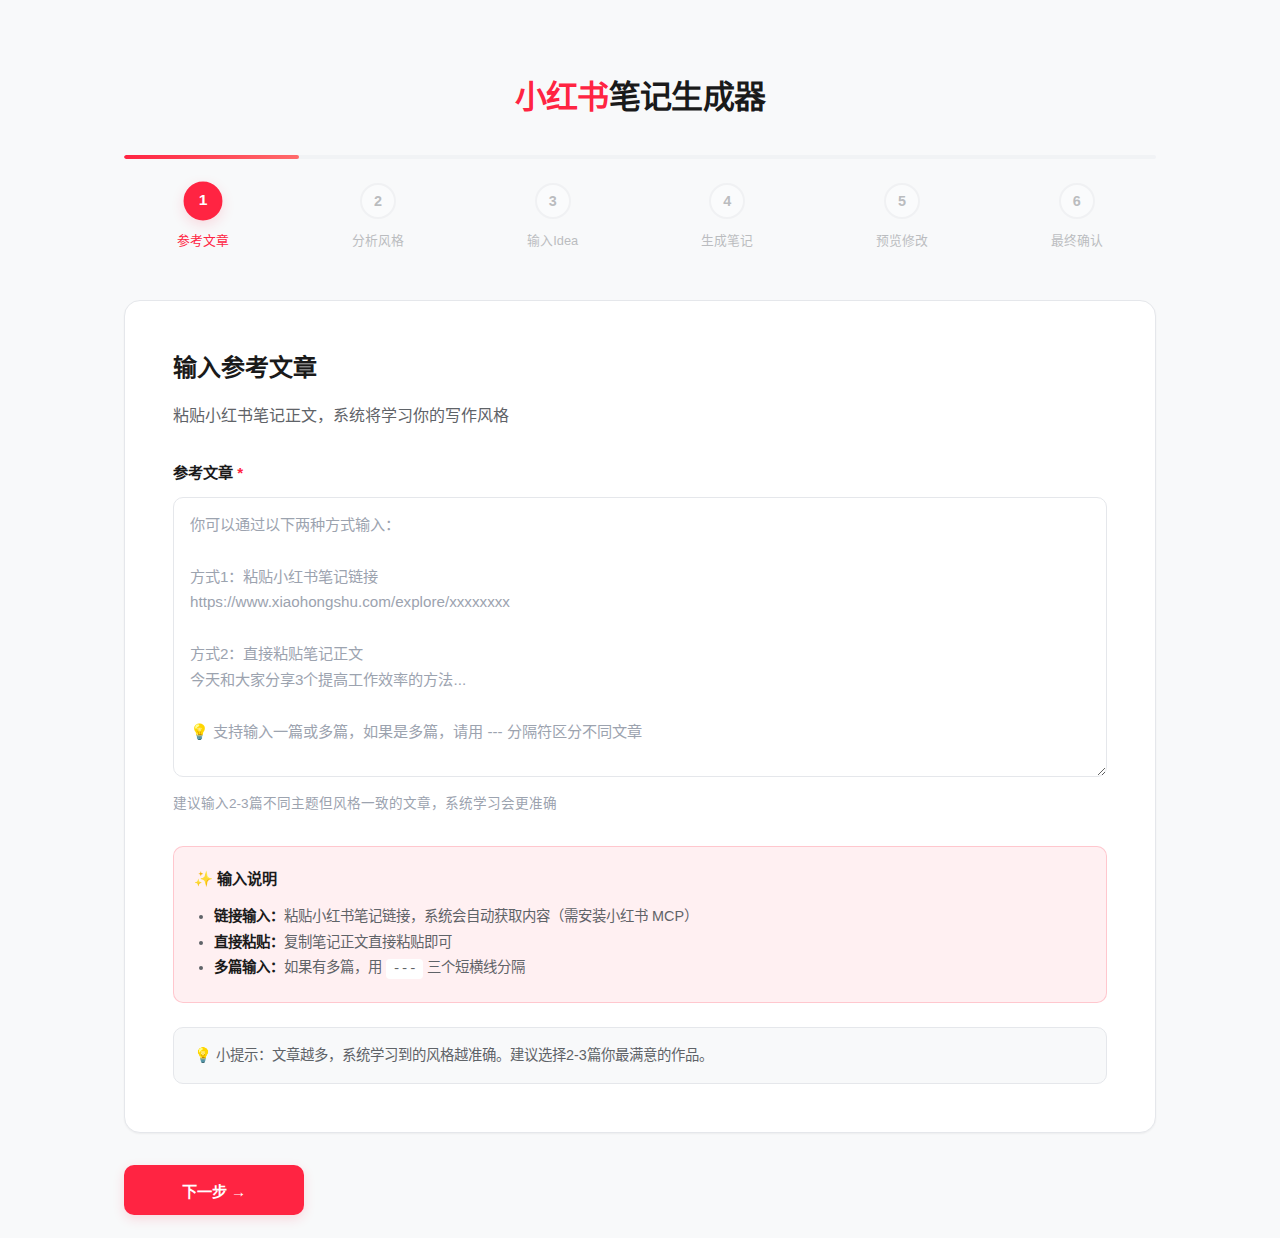
<file: xiaohongshu-writer-app/index.html>
<!DOCTYPE html>
<html lang="zh-CN">
<head>
    <meta charset="UTF-8">
    <meta name="viewport" content="width=device-width, initial-scale=1.0">
    <title>小红书笔记生成器</title>
    <link rel="stylesheet" href="css/style.css">
</head>
<body>
    <div class="app-container">
        <!-- Header -->
        <header class="header">
            <h1 class="logo"><span>小红书</span>笔记生成器</h1>
        </header>

        <!-- Progress Bar -->
        <div class="progress-section">
            <div class="progress-bar">
                <div class="progress-fill" id="progressFill" style="width: 17%"></div>
            </div>
            <div class="steps-indicator" id="stepsIndicator">
                <div class="step active" data-step="1">
                    <div class="step-circle">1</div>
                    <div class="step-label">参考文章</div>
                </div>
                <div class="step" data-step="2">
                    <div class="step-circle">2</div>
                    <div class="step-label">分析风格</div>
                </div>
                <div class="step" data-step="3">
                    <div class="step-circle">3</div>
                    <div class="step-label">输入Idea</div>
                </div>
                <div class="step" data-step="4">
                    <div class="step-circle">4</div>
                    <div class="step-label">生成笔记</div>
                </div>
                <div class="step" data-step="5">
                    <div class="step-circle">5</div>
                    <div class="step-label">预览修改</div>
                </div>
                <div class="step" data-step="6">
                    <div class="step-circle">6</div>
                    <div class="step-label">最终确认</div>
                </div>
            </div>
        </div>

        <!-- Main Content -->
        <main class="main-content" id="mainContent">
            <!-- 步骤1: 输入参考文章 -->
            <div class="step-content" id="step1">
                <h2 style="font-size: 1.5rem; font-weight: 700; margin-bottom: 1rem; color: var(--text-primary);">输入参考文章</h2>
                <p style="color: var(--text-secondary); margin-bottom: 2rem;">粘贴小红书笔记正文，系统将学习你的写作风格</p>

                <div class="form-group">
                    <label class="form-label">参考文章 <span style="color: var(--primary-color);">*</span></label>
                    <textarea class="form-textarea" id="referenceContent" style="min-height: 280px;" placeholder="你可以通过以下两种方式输入：&#10;&#10;方式1：粘贴小红书笔记链接&#10;https://www.xiaohongshu.com/explore/xxxxxxxx&#10;&#10;方式2：直接粘贴笔记正文&#10;今天和大家分享3个提高工作效率的方法...&#10;&#10;💡 支持输入一篇或多篇，如果是多篇，请用 --- 分隔符区分不同文章"></textarea>
                    <span class="form-hint">建议输入2-3篇不同主题但风格一致的文章，系统学习会更准确</span>
                </div>

                <div style="background: var(--primary-light); padding: 1.25rem; border-radius: var(--radius-md); border: 1px solid rgba(255, 36, 66, 0.2); margin-bottom: 1.5rem;">
                    <p style="font-size: 0.95rem; color: var(--text-primary); font-weight: 600; margin-bottom: 0.75rem;">✨ 输入说明</p>
                    <ul style="margin: 0; padding-left: 1.25rem; font-size: 0.9rem; color: var(--text-secondary); line-height: 1.8;">
                        <li><strong style="color: var(--text-primary);">链接输入：</strong>粘贴小红书笔记链接，系统会自动获取内容（需安装小红书 MCP）</li>
                        <li><strong style="color: var(--text-primary);">直接粘贴：</strong>复制笔记正文直接粘贴即可</li>
                        <li><strong style="color: var(--text-primary);">多篇输入：</strong>如果有多篇，用 <code style="background: white; padding: 0.15rem 0.4rem; border-radius: 4px; font-size: 0.85rem;">---</code> 三个短横线分隔</li>
                    </ul>
                </div>

                <div style="background: var(--bg-secondary); padding: 1rem 1.25rem; border-radius: var(--radius-md); border: 1px solid var(--border-color);">
                    <p style="font-size: 0.9rem; color: var(--text-secondary); margin: 0;">
                        <span style="color: var(--primary-color);">💡</span> 小提示：文章越多，系统学习到的风格越准确。建议选择2-3篇你最满意的作品。
                    </p>
                </div>
            </div>

            <!-- 步骤2: 分析风格 -->
            <div class="step-content hidden" id="step2">
                <!-- 分析中状态 -->
                <div id="analyzingState">
                    <div class="loading-container">
                        <div class="loading-spinner"></div>
                        <p class="loading-text" id="analyzeText">正在分析文章风格...</p>
                        <div class="loading-progress">
                            <div class="loading-progress-bar"></div>
                        </div>
                        <p style="margin-top: 1rem; font-size: 0.9rem; color: var(--text-tertiary);" id="analyzeDetail">提取写作框架中...</p>
                    </div>
                </div>

                <!-- 分析完成状态 -->
                <div id="analyzeResult" class="hidden">
                    <h2 style="font-size: 1.5rem; font-weight: 700; margin-bottom: 0.5rem; color: var(--text-primary);">✨ 分析完成！</h2>
                    <p style="color: var(--text-secondary); margin-bottom: 2rem;">系统已识别出你的写作风格特征</p>

                    <!-- 写作框架 -->
                    <div class="card" style="margin-bottom: 1.5rem;">
                        <div style="display: flex; align-items: center; gap: 0.75rem; margin-bottom: 1rem;">
                            <span style="font-size: 1.5rem;">📚</span>
                            <h3 style="font-size: 1.1rem; font-weight: 600; color: var(--text-primary);">写作框架</h3>
                        </div>
                        <div class="tags-container">
                            <span class="tag active" id="resultFramework">信号列举-干货型</span>
                        </div>
                        <p style="margin-top: 1rem; font-size: 0.9rem; color: var(--text-secondary); line-height: 1.7;" id="resultFrameworkDesc">
                            这种框架适合分享实用技巧和方法论，通过列举多个要点来传递价值。
                        </p>
                    </div>

                    <!-- 语言风格 -->
                    <div class="card" style="margin-bottom: 1.5rem;">
                        <div style="display: flex; align-items: center; gap: 0.75rem; margin-bottom: 1rem;">
                            <span style="font-size: 1.5rem;">✍️</span>
                            <h3 style="font-size: 1.1rem; font-weight: 600; color: var(--text-primary);">语言风格</h3>
                        </div>
                        <div class="tags-container">
                            <span class="tag active" id="resultTone">轻松活泼</span>
                            <span class="tag active" id="resultVoice">第一人称"我"</span>
                        </div>
                        <p style="margin-top: 1rem; font-size: 0.9rem; color: var(--text-secondary); line-height: 1.7;" id="resultToneDesc">
                            使用亲切的语气和第一人称叙述，像和朋友聊天一样分享经验。
                        </p>
                    </div>

                    <!-- 结构特征 -->
                    <div class="card" style="margin-bottom: 1.5rem;">
                        <div style="display: flex; align-items: center; gap: 0.75rem; margin-bottom: 1rem;">
                            <span style="font-size: 1.5rem;">🏗️</span>
                            <h3 style="font-size: 1.1rem; font-weight: 600; color: var(--text-primary);">结构特征</h3>
                        </div>
                        <div style="display: grid; grid-template-columns: repeat(2, 1fr); gap: 1rem;">
                            <div style="background: var(--bg-secondary); padding: 1rem; border-radius: var(--radius-md);">
                                <p style="font-size: 0.85rem; color: var(--text-tertiary); margin-bottom: 0.5rem;">段落结构</p>
                                <p style="font-size: 0.95rem; font-weight: 600; color: var(--text-primary);" id="resultStructure">总分总结构</p>
                            </div>
                            <div style="background: var(--bg-secondary); padding: 1rem; border-radius: var(--radius-md);">
                                <p style="font-size: 0.85rem; color: var(--text-tertiary); margin-bottom: 0.5rem;">Emoji 使用</p>
                                <p style="font-size: 0.95rem; font-weight: 600; color: var(--text-primary);" id="resultEmoji">适当使用 Emoji</p>
                            </div>
                        </div>
                    </div>

                    <!-- 表达习惯 -->
                    <div class="card" style="margin-bottom: 1.5rem;">
                        <div style="display: flex; align-items: center; gap: 0.75rem; margin-bottom: 1rem;">
                            <span style="font-size: 1.5rem;">💬</span>
                            <h3 style="font-size: 1.1rem; font-weight: 600; color: var(--text-primary);">表达习惯</h3>
                        </div>
                        <ul style="margin: 0; padding-left: 1.25rem; font-size: 0.9rem; color: var(--text-secondary); line-height: 2;">
                            <li id="resultHabit1">常用"和大家分享"作为开场白</li>
                            <li id="resultHabit2">喜欢用"第一个"、"第二个"等序数词</li>
                            <li id="resultHabit3">经常使用"记住"、"建议"等提醒性词汇</li>
                            <li id="resultHabit4">结尾习惯总结观点或给出行动建议</li>
                        </ul>
                    </div>

                    <div style="background: var(--primary-light); padding: 1rem 1.25rem; border-radius: var(--radius-md); border: 1px solid rgba(255, 36, 66, 0.2);">
                        <p style="font-size: 0.9rem; color: var(--text-primary); margin: 0;">
                            <span style="color: var(--primary-color);">✅</span> <strong>分析完成！</strong>系统已记住你的写作风格，接下来生成笔记时会应用这些特征。
                        </p>
                    </div>
                </div>
            </div>

            <!-- 步骤3: 输入Idea -->
            <div class="step-content hidden" id="step3">
                <h2 style="font-size: 1.5rem; font-weight: 700; margin-bottom: 0.5rem; color: var(--text-primary);">输入你的 Idea</h2>
                <p style="color: var(--text-secondary); margin-bottom: 1.5rem;">告诉我们你想写什么，系统将用你的风格生成内容</p>

                <div style="background: var(--primary-light); padding: 1rem 1.25rem; border-radius: var(--radius-md); border: 1px solid rgba(255, 36, 66, 0.2); margin-bottom: 2rem;">
                    <p style="font-size: 0.95rem; color: var(--text-primary); font-weight: 600; margin-bottom: 0.5rem;">✨ 已识别的风格标签</p>
                    <div class="tags-container" style="margin-top: 0.75rem;">
                        <span class="tag" id="styleFramework">信号列举-干货型</span>
                        <span class="tag" id="styleTone">轻松活泼</span>
                        <span class="tag" id="styleStructure">总分总结构</span>
                        <span class="tag" id="styleEmoji">适当使用Emoji</span>
                    </div>
                </div>

                <div class="form-group">
                    <label class="form-label">你想写什么？ <span style="color: var(--primary-color);">*</span></label>
                    <textarea class="form-textarea" id="userIdea" style="min-height: 180px;" placeholder="比如：&#10;- 想分享3个提高工作效率的方法&#10;- 写一篇关于远程办公的建议&#10;- 推荐几本最近读过的好书&#10;&#10;随便说说你的想法就好，系统会帮你完善成完整的笔记！"></textarea>
                </div>

                <div class="form-group">
                    <label class="form-label">目标受众 <span style="color: var(--text-tertiary); font-size: 0.85rem;">(可选)</span></label>
                    <input type="text" class="form-input" id="targetAudience" placeholder="比如：刚入职的新人、大学生、职场女性...">
                </div>

                <div class="form-group">
                    <label class="form-label">特殊要求 <span style="color: var(--text-tertiary); font-size: 0.85rem;">(可选)</span></label>
                    <input type="text" class="form-input" id="specialReq" placeholder="比如：不要用太多emoji、要更正式一点...">
                </div>
            </div>

            <!-- 步骤4: 生成笔记（进度可视化） -->
            <div class="step-content hidden" id="step4">
                <h2 style="font-size: 1.5rem; font-weight: 700; margin-bottom: 1.5rem; color: var(--text-primary);">正在生成笔记...</h2>

                <div class="generation-container">
                    <div class="progress-steps">
                        <div class="progress-step" id="genStep1">
                            <div class="progress-step-icon">1</div>
                            <div class="progress-step-content">
                                <div class="progress-step-title">提取框架</div>
                                <div class="progress-step-desc">等待中...</div>
                            </div>
                        </div>
                        <div class="progress-step" id="genStep2">
                            <div class="progress-step-icon">2</div>
                            <div class="progress-step-content">
                                <div class="progress-step-title">融合风格</div>
                                <div class="progress-step-desc">等待中...</div>
                            </div>
                        </div>
                        <div class="progress-step" id="genStep3">
                            <div class="progress-step-icon">3</div>
                            <div class="progress-step-content">
                                <div class="progress-step-title">生成内容</div>
                                <div class="progress-step-desc">等待中...</div>
                            </div>
                        </div>
                        <div class="progress-step" id="genStep4">
                            <div class="progress-step-icon">4</div>
                            <div class="progress-step-content">
                                <div class="progress-step-title">推荐标题</div>
                                <div class="progress-step-desc">等待中...</div>
                            </div>
                        </div>
                        <div class="progress-step" id="genStep5">
                            <div class="progress-step-icon">5</div>
                            <div class="progress-step-content">
                                <div class="progress-step-title">生成标签</div>
                                <div class="progress-step-desc">等待中...</div>
                            </div>
                        </div>
                    </div>
                    <div class="preview-panel">
                        <div class="preview-title">实时预览</div>
                        <div class="preview-content" id="realtimePreview">正在准备生成...</div>
                    </div>
                </div>
            </div>

            <!-- 步骤5: 预览和修改 -->
            <div class="step-content hidden" id="step5">
                <h2 style="font-size: 1.5rem; font-weight: 700; margin-bottom: 0.5rem; color: var(--text-primary);">预览和修改</h2>
                <p style="color: var(--text-secondary); margin-bottom: 2rem;">选择标题，编辑内容，添加标签</p>

                <div class="form-group">
                    <label class="form-label">选择标题 <span style="color: var(--primary-color);">*</span></label>
                    <div class="title-cards" id="titleCards">
                        <div class="title-card" onclick="selectTitle(this, 0)">
                            <div class="title-card-text" id="titleOption0">标题1</div>
                            <div class="title-card-reason" id="titleReason0">推荐理由</div>
                        </div>
                        <div class="title-card selected" onclick="selectTitle(this, 1)">
                            <div class="title-card-text" id="titleOption1">标题2</div>
                            <div class="title-card-reason" id="titleReason1">推荐理由</div>
                        </div>
                        <div class="title-card" onclick="selectTitle(this, 2)">
                            <div class="title-card-text" id="titleOption2">标题3</div>
                            <div class="title-card-reason" id="titleReason2">推荐理由</div>
                        </div>
                    </div>
                </div>

                <div class="form-group">
                    <label class="form-label">正文内容 <span style="color: var(--primary-color);">*</span></label>
                    <textarea class="form-textarea" id="editableContent" style="min-height: 300px; line-height: 1.9;"></textarea>
                    <span class="form-hint">你可以直接编辑内容，调整文字表达</span>
                </div>

                <div class="form-group">
                    <label class="form-label">添加标签 <span style="color: var(--text-tertiary); font-size: 0.85rem;">(最多5个)</span></label>
                    <div style="display: flex; gap: 0.75rem; margin-bottom: 1rem;">
                        <input type="text" class="form-input" id="tagInput" placeholder="输入标签，按回车添加" style="flex: 1;">
                        <button class="btn btn-primary" onclick="addTag()" style="max-width: 100px; padding: 0.75rem 1.25rem;">添加</button>
                    </div>
                    <div class="tags-container" id="selectedTags">
                        <span class="tag">#效率提升</span>
                        <span class="tag">#职场经验</span>
                        <span class="tag">#个人成长</span>
                    </div>
                </div>
            </div>

            <!-- 步骤6: 最终确认 -->
            <div class="step-content hidden" id="step6">
                <h2 style="font-size: 1.5rem; font-weight: 700; margin-bottom: 0.5rem; color: var(--text-primary);">🎉 笔记已生成！</h2>
                <p style="color: var(--text-secondary); margin-bottom: 2rem;">请确认内容，然后复制到小红书发布</p>

                <div class="final-content">
                    <div class="final-title" id="finalTitle">大厂不说的效率秘籍：3个技巧让你少走弯路</div>
                    <div class="final-body" id="finalBody">今天和大家分享3个在互联网大厂工作的效率秘籍，这些都是我多年实践总结出来的精华。

第一个技巧：用杠杆思维替代努力思维。很多人觉得勤奋就能成功，但其实真正的高手都在用杠杆——用最小的投入获得最大的产出。

第二个技巧：建立个人知识库。不要让有用的信息流失，把每个知识点都系统化整理，这样才能形成复利效应。

第三个技巧：学会说"不"。不是所有事情都值得做，学会判断优先级，把时间花在高价值的事情上。

记住：效率不是做得更多，而是做得更对！</div>
                    <div class="final-tags" id="finalTags">
                        <span class="tag">#效率提升</span>
                        <span class="tag">#职场经验</span>
                        <span class="tag">#个人成长</span>
                    </div>
                </div>

                <div class="action-buttons">
                    <button class="btn btn-primary" onclick="copyContent()">复制全部内容</button>
                    <button class="btn btn-secondary" onclick="regenerate()">重新生成</button>
                </div>

                <div class="free-tier-notice" id="freeTierNotice">
                    ⚠️ 免费额度剩余：<span id="remainingCount">2</span>/2 次 | 升级到 Pro 版本解锁无限次生成
                </div>

                <div style="text-align: center; margin-top: 2rem;">
                    <button class="btn btn-secondary" onclick="startOver()" style="max-width: 200px; margin: 0 auto;">再写一篇</button>
                </div>
            </div>
        </main>

        <!-- Navigation Buttons -->
        <div class="nav-buttons" id="navButtons">
            <button class="btn btn-secondary" id="prevBtn" style="display: none;">← 上一步</button>
            <button class="btn btn-primary" id="nextBtn">下一步 →</button>
        </div>
    </div>

    <script src="js/app.js"></script>
</body>
</html>
</file>
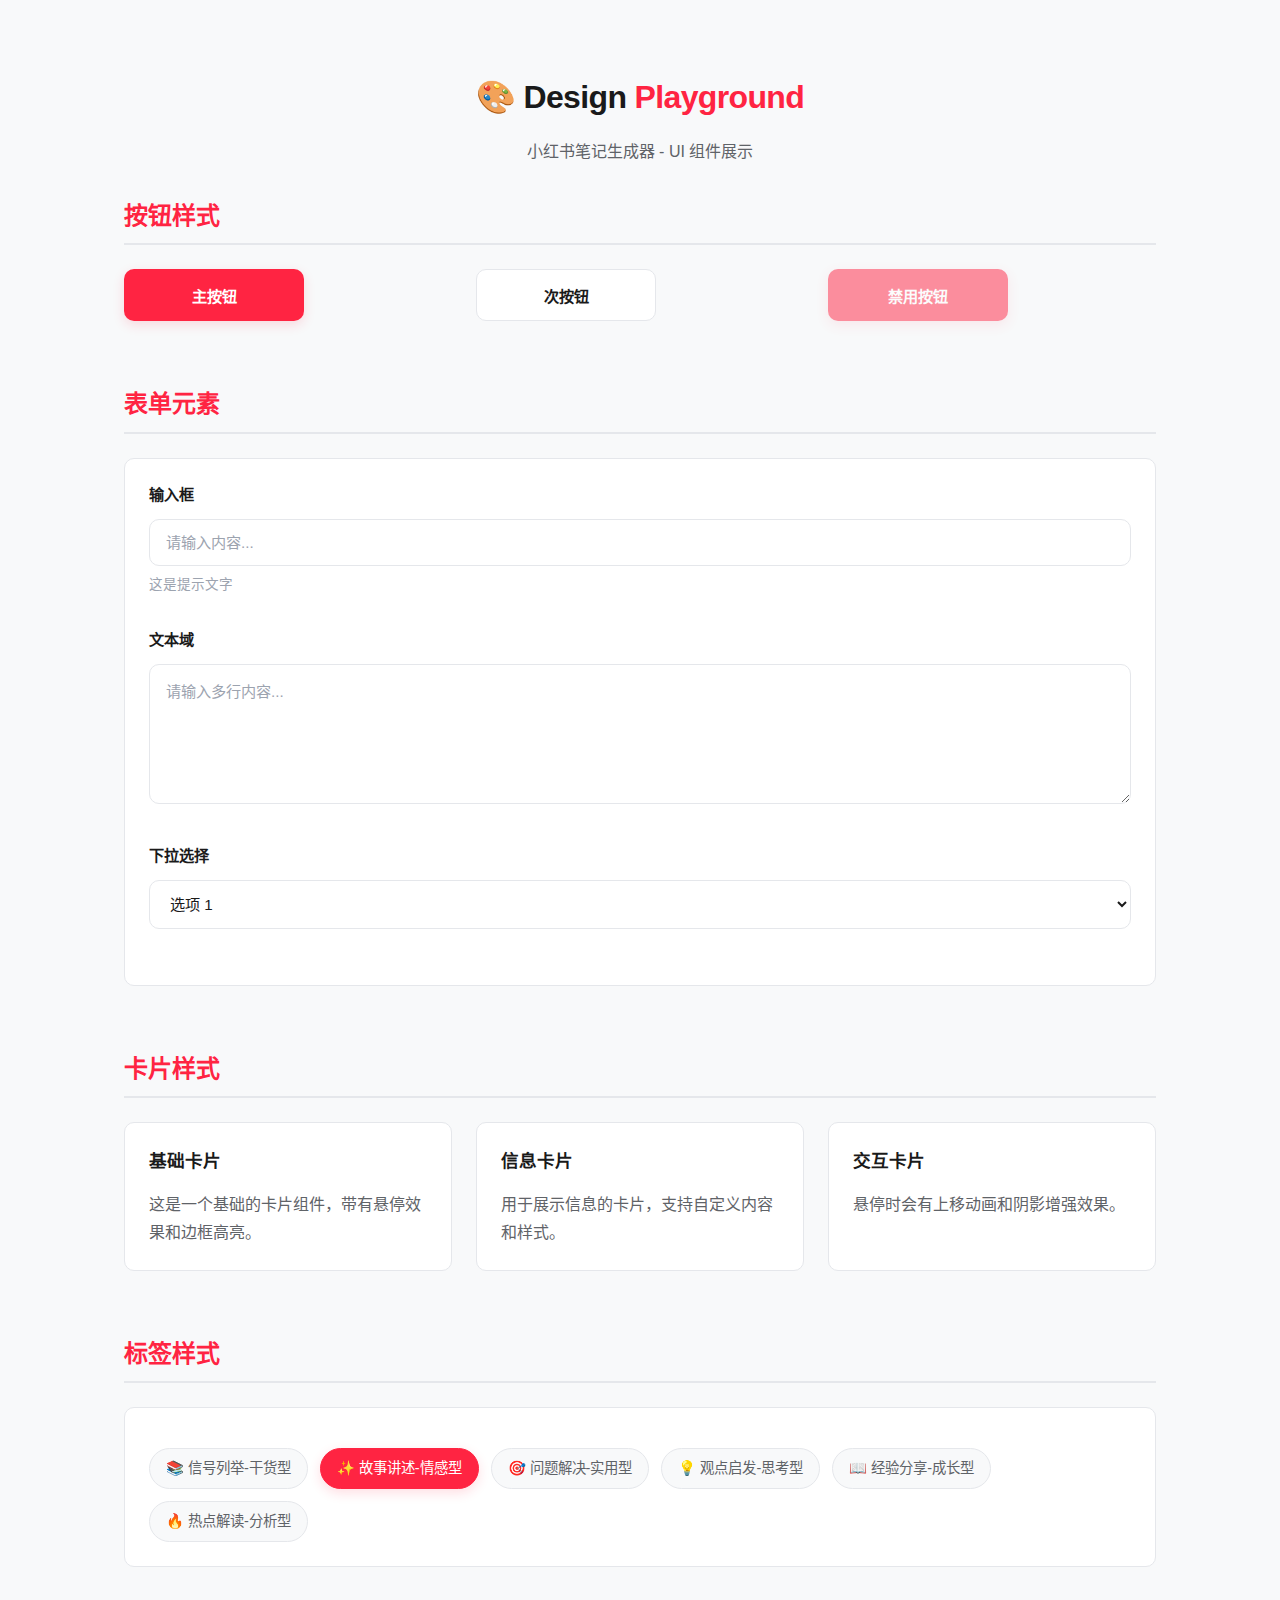
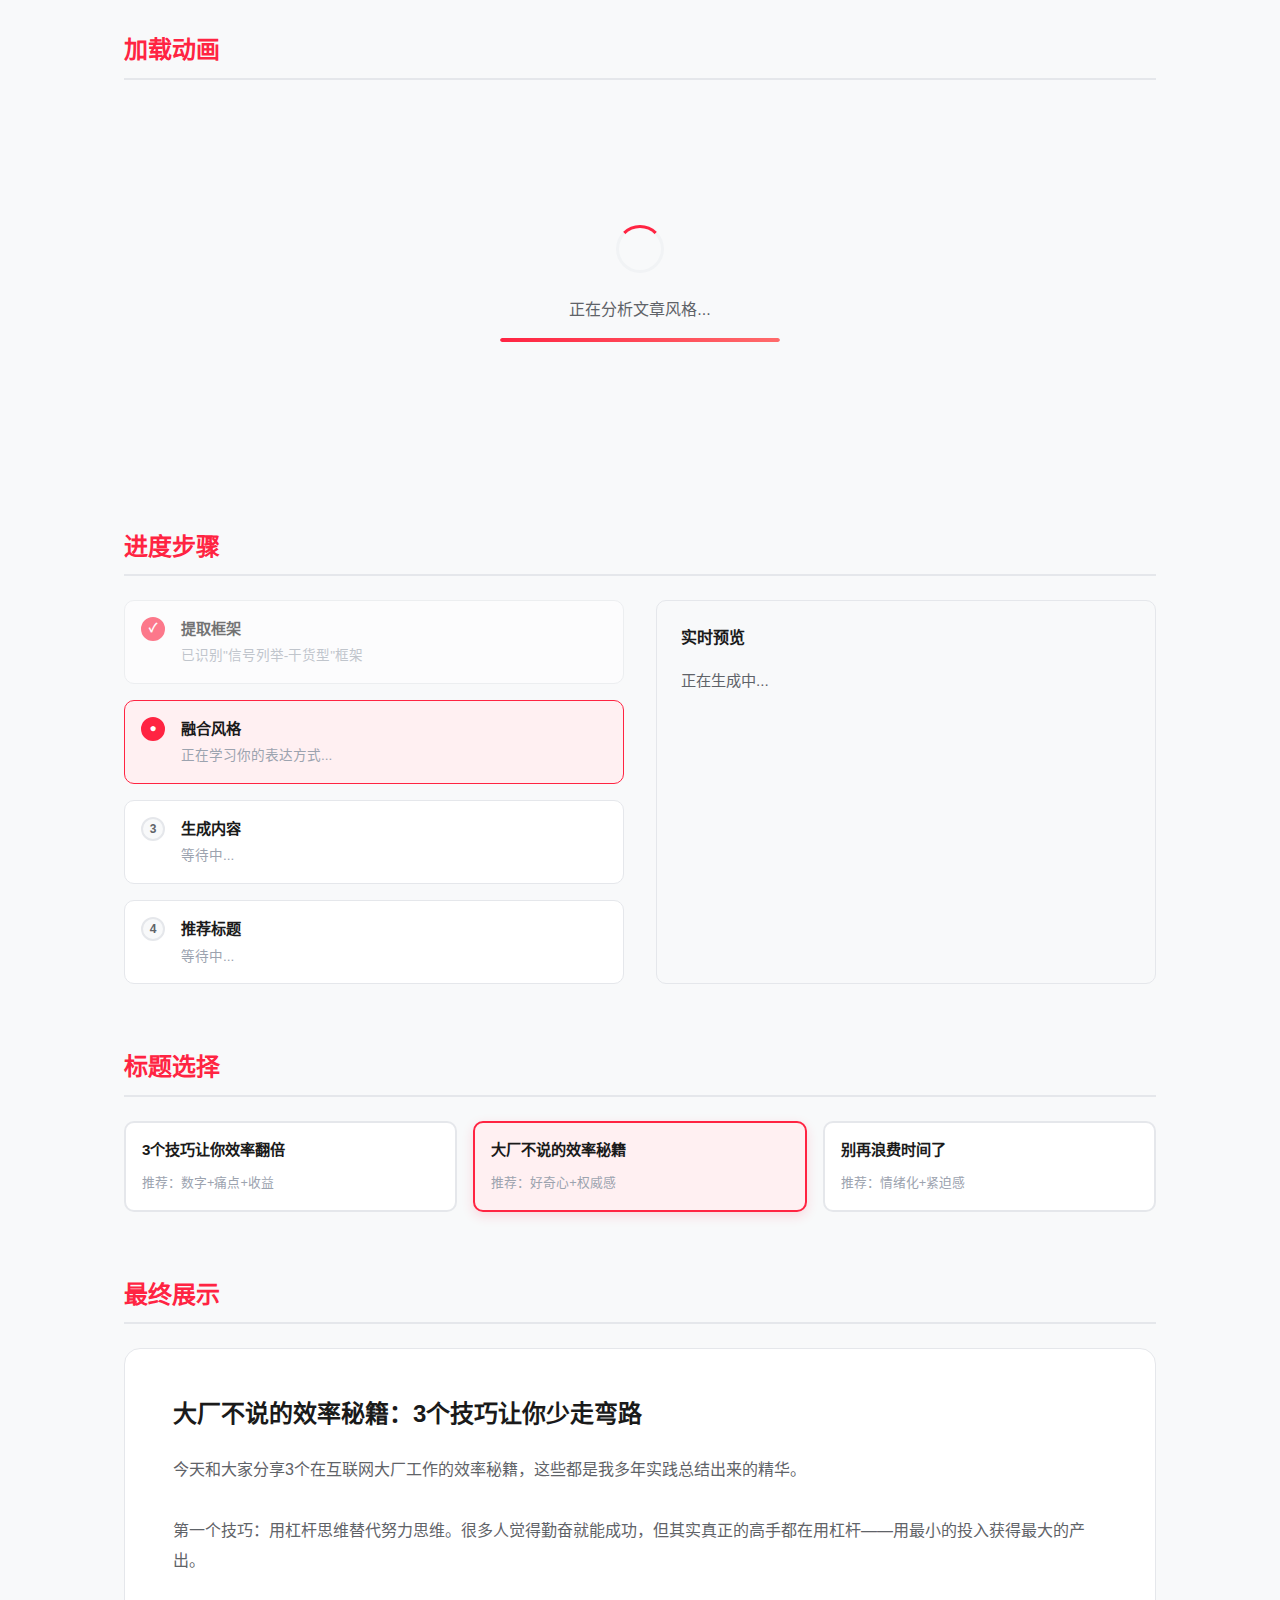
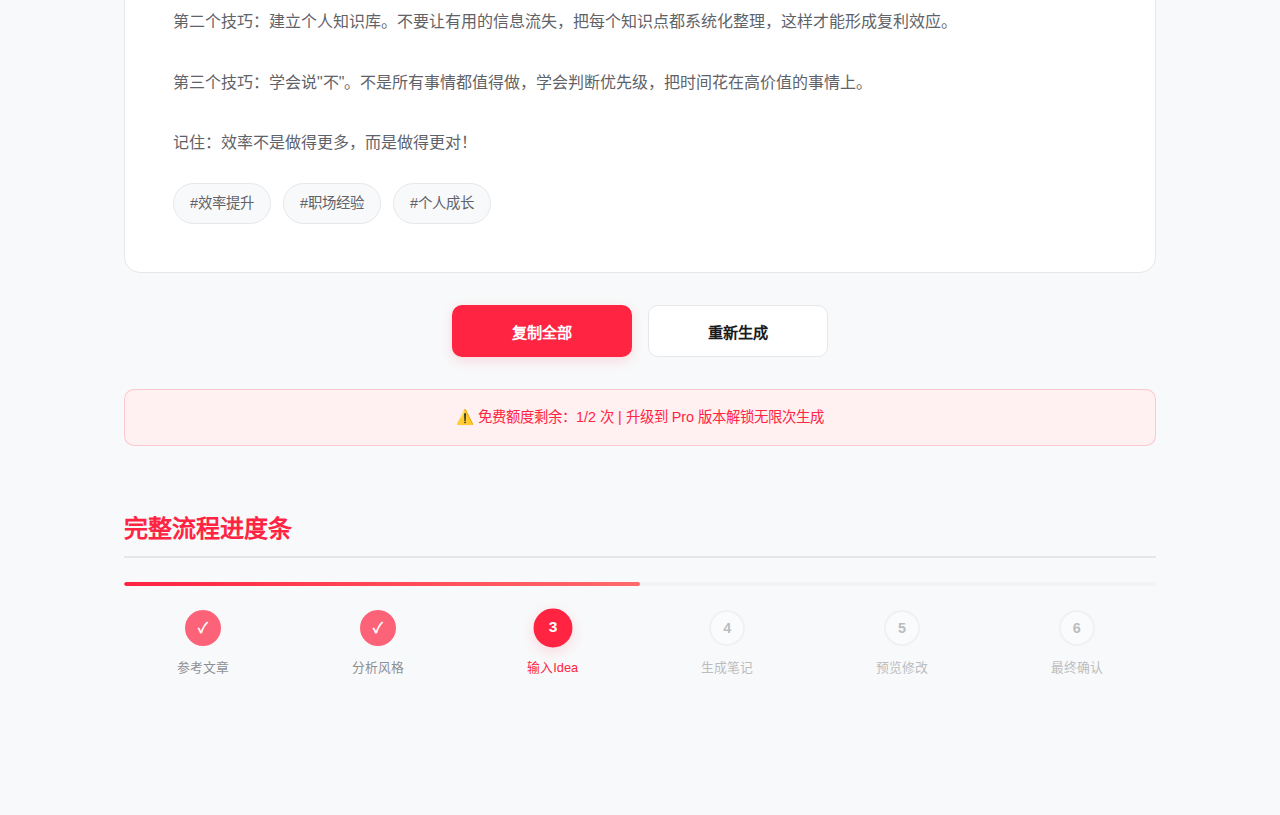
<file: xiaohongshu-writer-app/playground.html>
<!DOCTYPE html>
<html lang="zh-CN">
<head>
    <meta charset="UTF-8">
    <meta name="viewport" content="width=device-width, initial-scale=1.0">
    <title>小红书笔记生成器 - Design Playground</title>
    <link rel="stylesheet" href="css/style.css">
    <style>
        .playground-section {
            margin-bottom: 4rem;
        }
        .playground-title {
            font-size: 1.5rem;
            font-weight: 700;
            margin-bottom: 1.5rem;
            color: var(--primary-color);
            padding-bottom: 0.5rem;
            border-bottom: 2px solid var(--border-color);
        }
        .component-grid {
            display: grid;
            grid-template-columns: repeat(auto-fit, minmax(250px, 1fr));
            gap: 1.5rem;
        }
    </style>
</head>
<body>
    <div class="app-container">
        <!-- Header -->
        <header class="header">
            <h1 class="logo">🎨 Design <span>Playground</span></h1>
            <p style="color: var(--text-secondary); margin-top: 1rem;">小红书笔记生成器 - UI 组件展示</p>
        </header>

        <!-- 1. 按钮样式 -->
        <div class="playground-section">
            <h2 class="playground-title">按钮样式</h2>
            <div class="component-grid" style="grid-template-columns: repeat(3, 1fr);">
                <button class="btn btn-primary">主按钮</button>
                <button class="btn btn-secondary">次按钮</button>
                <button class="btn btn-primary" disabled>禁用按钮</button>
            </div>
        </div>

        <!-- 2. 表单元素 -->
        <div class="playground-section">
            <h2 class="playground-title">表单元素</h2>
            <div class="card">
                <div class="form-group">
                    <label class="form-label">输入框</label>
                    <input type="text" class="form-input" placeholder="请输入内容...">
                    <span class="form-hint">这是提示文字</span>
                </div>
                <div class="form-group">
                    <label class="form-label">文本域</label>
                    <textarea class="form-textarea" placeholder="请输入多行内容..."></textarea>
                </div>
                <div class="form-group">
                    <label class="form-label">下拉选择</label>
                    <select class="form-select">
                        <option>选项 1</option>
                        <option>选项 2</option>
                        <option>选项 3</option>
                    </select>
                </div>
            </div>
        </div>

        <!-- 3. 卡片样式 -->
        <div class="playground-section">
            <h2 class="playground-title">卡片样式</h2>
            <div class="component-grid">
                <div class="card">
                    <h3 class="card-title">基础卡片</h3>
                    <p class="card-content">这是一个基础的卡片组件，带有悬停效果和边框高亮。</p>
                </div>
                <div class="card">
                    <h3 class="card-title">信息卡片</h3>
                    <p class="card-content">用于展示信息的卡片，支持自定义内容和样式。</p>
                </div>
                <div class="card">
                    <h3 class="card-title">交互卡片</h3>
                    <p class="card-content">悬停时会有上移动画和阴影增强效果。</p>
                </div>
            </div>
        </div>

        <!-- 4. 标签 -->
        <div class="playground-section">
            <h2 class="playground-title">标签样式</h2>
            <div class="card">
                <div class="tags-container">
                    <span class="tag">📚 信号列举-干货型</span>
                    <span class="tag active">✨ 故事讲述-情感型</span>
                    <span class="tag">🎯 问题解决-实用型</span>
                    <span class="tag">💡 观点启发-思考型</span>
                    <span class="tag">📖 经验分享-成长型</span>
                    <span class="tag">🔥 热点解读-分析型</span>
                </div>
            </div>
        </div>

        <!-- 5. 加载动画 -->
        <div class="playground-section">
            <h2 class="playground-title">加载动画</h2>
            <div class="loading-container">
                <div class="loading-spinner"></div>
                <p class="loading-text">正在分析文章风格...</p>
                <div class="loading-progress">
                    <div class="loading-progress-bar"></div>
                </div>
            </div>
        </div>

        <!-- 6. 进度步骤 -->
        <div class="playground-section">
            <h2 class="playground-title">进度步骤</h2>
            <div class="generation-container">
                <div class="progress-steps">
                    <div class="progress-step completed">
                        <div class="progress-step-icon">✓</div>
                        <div class="progress-step-content">
                            <div class="progress-step-title">提取框架</div>
                            <div class="progress-step-desc">已识别"信号列举-干货型"框架</div>
                        </div>
                    </div>
                    <div class="progress-step active">
                        <div class="progress-step-icon">●</div>
                        <div class="progress-step-content">
                            <div class="progress-step-title">融合风格</div>
                            <div class="progress-step-desc">正在学习你的表达方式...</div>
                        </div>
                    </div>
                    <div class="progress-step">
                        <div class="progress-step-icon">3</div>
                        <div class="progress-step-content">
                            <div class="progress-step-title">生成内容</div>
                            <div class="progress-step-desc">等待中...</div>
                        </div>
                    </div>
                    <div class="progress-step">
                        <div class="progress-step-icon">4</div>
                        <div class="progress-step-content">
                            <div class="progress-step-title">推荐标题</div>
                            <div class="progress-step-desc">等待中...</div>
                        </div>
                    </div>
                </div>
                <div class="preview-panel">
                    <div class="preview-title">实时预览</div>
                    <div class="preview-content">正在生成中...</div>
                </div>
            </div>
        </div>

        <!-- 7. 标题选择卡片 -->
        <div class="playground-section">
            <h2 class="playground-title">标题选择</h2>
            <div class="title-cards">
                <div class="title-card">
                    <div class="title-card-text">3个技巧让你效率翻倍</div>
                    <div class="title-card-reason">推荐：数字+痛点+收益</div>
                </div>
                <div class="title-card selected">
                    <div class="title-card-text">大厂不说的效率秘籍</div>
                    <div class="title-card-reason">推荐：好奇心+权威感</div>
                </div>
                <div class="title-card">
                    <div class="title-card-text">别再浪费时间了</div>
                    <div class="title-card-reason">推荐：情绪化+紧迫感</div>
                </div>
            </div>
        </div>

        <!-- 8. 最终展示 -->
        <div class="playground-section">
            <h2 class="playground-title">最终展示</h2>
            <div class="final-content">
                <div class="final-title">大厂不说的效率秘籍：3个技巧让你少走弯路</div>
                <div class="final-body">今天和大家分享3个在互联网大厂工作的效率秘籍，这些都是我多年实践总结出来的精华。

第一个技巧：用杠杆思维替代努力思维。很多人觉得勤奋就能成功，但其实真正的高手都在用杠杆——用最小的投入获得最大的产出。

第二个技巧：建立个人知识库。不要让有用的信息流失，把每个知识点都系统化整理，这样才能形成复利效应。

第三个技巧：学会说"不"。不是所有事情都值得做，学会判断优先级，把时间花在高价值的事情上。

记住：效率不是做得更多，而是做得更对！</div>
                <div class="final-tags">
                    <span class="tag">#效率提升</span>
                    <span class="tag">#职场经验</span>
                    <span class="tag">#个人成长</span>
                </div>
            </div>
            <div class="action-buttons">
                <button class="btn btn-primary">复制全部</button>
                <button class="btn btn-secondary">重新生成</button>
            </div>
            <div class="free-tier-notice">
                ⚠️ 免费额度剩余：1/2 次 | 升级到 Pro 版本解锁无限次生成
            </div>
        </div>

        <!-- 9. 完整流程演示 -->
        <div class="playground-section">
            <h2 class="playground-title">完整流程进度条</h2>
            <div class="progress-section">
                <div class="progress-bar">
                    <div class="progress-fill" style="width: 50%"></div>
                </div>
                <div class="steps-indicator">
                    <div class="step completed">
                        <div class="step-circle">✓</div>
                        <div class="step-label">参考文章</div>
                    </div>
                    <div class="step completed">
                        <div class="step-circle">✓</div>
                        <div class="step-label">分析风格</div>
                    </div>
                    <div class="step active">
                        <div class="step-circle">3</div>
                        <div class="step-label">输入Idea</div>
                    </div>
                    <div class="step">
                        <div class="step-circle">4</div>
                        <div class="step-label">生成笔记</div>
                    </div>
                    <div class="step">
                        <div class="step-circle">5</div>
                        <div class="step-label">预览修改</div>
                    </div>
                    <div class="step">
                        <div class="step-circle">6</div>
                        <div class="step-label">最终确认</div>
                    </div>
                </div>
            </div>
        </div>
    </div>
</body>
</html>
</file>
<file: xiaohongshu-writer-app/css/style.css>
/* ========================================
   小红书笔记生成器 - 浅色清爽风格
   参考：Notion + 小红书 + 苹果官网
   主色调：小红书红 (#FF2442)
   ======================================== */

/* ===== 全局变量 ===== */
:root {
    /* 主色调 - 小红书红 */
    --primary-color: #FF2442;
    --primary-hover: #E5203A;
    --primary-light: #FFF0F2;
    --primary-gradient: linear-gradient(135deg, #FF2442 0%, #FF6B6B 100%);

    /* 背景色 - 浅色主题 */
    --bg-primary: #FFFFFF;
    --bg-secondary: #F8F9FA;
    --bg-tertiary: #F1F3F5;
    --bg-hover: #FAFBFC;

    /* 卡片背景 */
    --bg-card: #FFFFFF;
    --bg-card-hover: #FFFBFC;

    /* 文字颜色 */
    --text-primary: #1A1A1A;
    --text-secondary: #5F6368;
    --text-tertiary: #9CA3AF;
    --text-muted: #D1D5DB;

    /* 边框 */
    --border-color: #E5E7EB;
    --border-focus: #FF2442;
    --border-hover: #FF6B6B;

    /* 阴影 - 轻柔的阴影 */
    --shadow-sm: 0 1px 2px 0 rgba(0, 0, 0, 0.05);
    --shadow-md: 0 4px 6px -1px rgba(0, 0, 0, 0.07), 0 2px 4px -1px rgba(0, 0, 0, 0.04);
    --shadow-lg: 0 10px 15px -3px rgba(0, 0, 0, 0.08), 0 4px 6px -2px rgba(0, 0, 0, 0.04);
    --shadow-primary: 0 4px 12px rgba(255, 36, 66, 0.15);

    /* 动画 */
    --transition-fast: 0.15s ease;
    --transition-normal: 0.2s ease;
    --transition-slow: 0.3s cubic-bezier(0.4, 0, 0.2, 1);

    /* 间距 */
    --spacing-xs: 0.5rem;
    --spacing-sm: 0.75rem;
    --spacing-md: 1rem;
    --spacing-lg: 1.5rem;
    --spacing-xl: 2rem;
    --spacing-2xl: 3rem;

    /* 圆角 */
    --radius-sm: 6px;
    --radius-md: 10px;
    --radius-lg: 16px;
    --radius-xl: 20px;
    --radius-full: 9999px;
}

/* ===== 全局样式 ===== */
* {
    margin: 0;
    padding: 0;
    box-sizing: border-box;
}

html {
    font-size: 16px;
    scroll-behavior: smooth;
}

body {
    font-family: -apple-system, BlinkMacSystemFont, 'Segoe UI', 'PingFang SC', 'Hiragino Sans GB', 'Microsoft YaHei', sans-serif;
    background: var(--bg-secondary);
    color: var(--text-primary);
    line-height: 1.6;
    min-height: 100vh;
    overflow-x: hidden;
    -webkit-font-smoothing: antialiased;
    -moz-osx-font-smoothing: grayscale;
}

/* ===== 容器布局 ===== */
.app-container {
    max-width: 1080px;
    margin: 0 auto;
    padding: var(--spacing-lg);
    min-height: 100vh;
    display: flex;
    flex-direction: column;
}

/* ===== Header ===== */
.header {
    text-align: center;
    padding: var(--spacing-2xl) 0 var(--spacing-xl);
    animation: fadeInDown 0.5s ease-out;
}

.logo {
    font-size: 2rem;
    font-weight: 650;
    color: var(--text-primary);
    letter-spacing: -0.02em;
}

.logo span {
    color: var(--primary-color);
}

/* ===== 进度条区域 ===== */
.progress-section {
    margin-bottom: var(--spacing-2xl);
    animation: fadeIn 0.6s ease-out 0.1s both;
}

.progress-bar {
    width: 100%;
    height: 4px;
    background: var(--bg-tertiary);
    border-radius: var(--radius-full);
    overflow: hidden;
    margin-bottom: var(--spacing-lg);
    position: relative;
}

.progress-fill {
    height: 100%;
    background: var(--primary-gradient);
    border-radius: var(--radius-full);
    transition: width var(--transition-slow);
}

.steps-indicator {
    display: flex;
    justify-content: space-between;
    gap: var(--spacing-md);
    position: relative;
}

.step {
    flex: 1;
    display: flex;
    flex-direction: column;
    align-items: center;
    gap: var(--spacing-sm);
    opacity: 0.4;
    transition: all var(--transition-normal);
    cursor: default;
}

.step.active {
    opacity: 1;
}

.step.completed {
    opacity: 0.7;
}

.step-circle {
    width: 36px;
    height: 36px;
    border-radius: 50%;
    background: var(--bg-primary);
    border: 2px solid var(--border-color);
    display: flex;
    align-items: center;
    justify-content: center;
    font-weight: 600;
    font-size: 0.9rem;
    color: var(--text-secondary);
    transition: all var(--transition-normal);
}

.step.active .step-circle {
    background: var(--primary-color);
    border-color: var(--primary-color);
    color: white;
    box-shadow: var(--shadow-primary);
    transform: scale(1.08);
}

.step.completed .step-circle {
    background: var(--primary-color);
    border-color: var(--primary-color);
    color: white;
}

.step-label {
    font-size: 0.8rem;
    color: var(--text-secondary);
    text-align: center;
    font-weight: 500;
    transition: color var(--transition-normal);
}

.step.active .step-label {
    color: var(--primary-color);
}

/* ===== 主内容区域 ===== */
.main-content {
    flex: 1;
    background: var(--bg-card);
    border: 1px solid var(--border-color);
    border-radius: var(--radius-lg);
    padding: var(--spacing-2xl);
    margin-bottom: var(--spacing-xl);
    box-shadow: var(--shadow-sm);
    animation: fadeInUp 0.5s ease-out 0.2s both;
    transition: box-shadow var(--transition-normal);
}

.main-content:hover {
    box-shadow: var(--shadow-md);
}

/* ===== 导航按钮 ===== */
.nav-buttons {
    display: flex;
    justify-content: space-between;
    gap: var(--spacing-md);
    animation: fadeInUp 0.5s ease-out 0.3s both;
}

.btn {
    flex: 1;
    max-width: 180px;
    padding: 0.875rem 1.75rem;
    border: none;
    border-radius: var(--radius-md);
    font-size: 0.95rem;
    font-weight: 600;
    font-family: inherit;
    cursor: pointer;
    transition: all var(--transition-normal);
    position: relative;
    overflow: hidden;
}

.btn-primary {
    background: var(--primary-color);
    color: white;
    box-shadow: var(--shadow-primary);
}

.btn-primary:hover {
    background: var(--primary-hover);
    box-shadow: 0 6px 16px rgba(255, 36, 66, 0.25);
    transform: translateY(-1px);
}

.btn-primary:active {
    transform: translateY(0);
}

.btn-secondary {
    background: var(--bg-primary);
    color: var(--text-primary);
    border: 1.5px solid var(--border-color);
}

.btn-secondary:hover {
    background: var(--bg-hover);
    border-color: var(--border-hover);
    transform: translateY(-1px);
}

.btn:disabled {
    opacity: 0.5;
    cursor: not-allowed;
    pointer-events: none;
}

/* ===== 表单元素 ===== */
.form-group {
    margin-bottom: var(--spacing-xl);
}

.form-label {
    display: block;
    margin-bottom: var(--spacing-sm);
    font-size: 0.95rem;
    font-weight: 600;
    color: var(--text-primary);
}

.form-input,
.form-textarea,
.form-select {
    width: 100%;
    padding: 0.875rem 1rem;
    background: var(--bg-primary);
    border: 1.5px solid var(--border-color);
    border-radius: var(--radius-md);
    color: var(--text-primary);
    font-family: inherit;
    font-size: 0.95rem;
    transition: all var(--transition-normal);
}

.form-input:focus,
.form-textarea:focus,
.form-select:focus {
    outline: none;
    border-color: var(--border-focus);
    box-shadow: 0 0 0 3px rgba(255, 36, 66, 0.08);
}

.form-textarea {
    resize: vertical;
    min-height: 140px;
    line-height: 1.7;
}

.form-input::placeholder,
.form-textarea::placeholder {
    color: var(--text-tertiary);
}

.form-hint {
    display: block;
    margin-top: var(--spacing-xs);
    font-size: 0.85rem;
    color: var(--text-tertiary);
}

/* ===== 卡片样式 ===== */
.card {
    background: var(--bg-primary);
    border: 1.5px solid var(--border-color);
    border-radius: var(--radius-md);
    padding: var(--spacing-lg);
    transition: all var(--transition-normal);
}

.card:hover {
    border-color: var(--border-hover);
    box-shadow: var(--shadow-md);
    transform: translateY(-2px);
}

.card-title {
    font-size: 1.1rem;
    font-weight: 600;
    margin-bottom: var(--spacing-md);
    color: var(--text-primary);
}

.card-content {
    color: var(--text-secondary);
    line-height: 1.7;
}

/* ===== 标签样式 ===== */
.tags-container {
    display: flex;
    flex-wrap: wrap;
    gap: var(--spacing-sm);
    margin-top: var(--spacing-md);
}

.tag {
    display: inline-flex;
    align-items: center;
    gap: var(--spacing-xs);
    padding: 0.5rem 1rem;
    background: var(--bg-secondary);
    border: 1.5px solid var(--border-color);
    border-radius: var(--radius-full);
    font-size: 0.9rem;
    color: var(--text-secondary);
    font-weight: 500;
    transition: all var(--transition-fast);
    cursor: pointer;
}

.tag:hover {
    background: var(--primary-light);
    border-color: var(--primary-color);
    color: var(--primary-color);
}

.tag.active {
    background: var(--primary-color);
    color: white;
    border-color: var(--primary-color);
    box-shadow: var(--shadow-primary);
}

/* ===== 加载动画 ===== */
.loading-container {
    display: flex;
    flex-direction: column;
    align-items: center;
    justify-content: center;
    padding: var(--spacing-2xl);
    min-height: 360px;
}

.loading-spinner {
    width: 48px;
    height: 48px;
    border: 3px solid var(--bg-tertiary);
    border-top-color: var(--primary-color);
    border-radius: 50%;
    animation: spin 0.8s linear infinite;
}

.loading-text {
    margin-top: var(--spacing-lg);
    font-size: 1rem;
    color: var(--text-secondary);
    font-weight: 500;
}

.loading-progress {
    margin-top: var(--spacing-md);
    width: 280px;
    height: 4px;
    background: var(--bg-tertiary);
    border-radius: var(--radius-full);
    overflow: hidden;
}

.loading-progress-bar {
    height: 100%;
    background: var(--primary-gradient);
    border-radius: var(--radius-full);
    animation: loading 1.5s ease-in-out infinite;
}

/* ===== 生成进度可视化 ===== */
.generation-container {
    display: grid;
    grid-template-columns: 1fr 1fr;
    gap: var(--spacing-xl);
}

.progress-steps {
    display: flex;
    flex-direction: column;
    gap: var(--spacing-md);
}

.progress-step {
    display: flex;
    align-items: flex-start;
    gap: var(--spacing-md);
    padding: var(--spacing-md);
    background: var(--bg-primary);
    border: 1.5px solid var(--border-color);
    border-radius: var(--radius-md);
    transition: all var(--transition-normal);
}

.progress-step.active {
    border-color: var(--primary-color);
    background: var(--primary-light);
}

.progress-step.completed {
    opacity: 0.6;
}

.progress-step-icon {
    width: 24px;
    height: 24px;
    border-radius: 50%;
    background: var(--bg-secondary);
    border: 2px solid var(--border-color);
    display: flex;
    align-items: center;
    justify-content: center;
    flex-shrink: 0;
    font-size: 0.75rem;
    font-weight: 600;
    color: var(--text-secondary);
    transition: all var(--transition-normal);
}

.progress-step.active .progress-step-icon {
    background: var(--primary-color);
    border-color: var(--primary-color);
    color: white;
    animation: pulse 1.5s ease-in-out infinite;
}

.progress-step.completed .progress-step-icon {
    background: var(--primary-color);
    border-color: var(--primary-color);
    color: white;
}

.progress-step-content {
    flex: 1;
}

.progress-step-title {
    font-weight: 600;
    margin-bottom: 0.25rem;
    color: var(--text-primary);
    font-size: 0.95rem;
}

.progress-step-desc {
    font-size: 0.85rem;
    color: var(--text-tertiary);
}

.preview-panel {
    background: var(--bg-secondary);
    border: 1.5px solid var(--border-color);
    border-radius: var(--radius-md);
    padding: var(--spacing-lg);
    min-height: 360px;
}

.preview-title {
    font-size: 1rem;
    font-weight: 600;
    margin-bottom: var(--spacing-md);
    color: var(--text-primary);
}

.preview-content {
    color: var(--text-secondary);
    line-height: 1.8;
    white-space: pre-wrap;
    font-size: 0.95rem;
}

/* ===== 标题选择卡片 ===== */
.title-cards {
    display: grid;
    grid-template-columns: repeat(auto-fill, minmax(260px, 1fr));
    gap: var(--spacing-md);
}

.title-card {
    background: var(--bg-primary);
    border: 2px solid var(--border-color);
    border-radius: var(--radius-md);
    padding: var(--spacing-md);
    cursor: pointer;
    transition: all var(--transition-normal);
}

.title-card:hover {
    border-color: var(--primary-color);
    box-shadow: var(--shadow-md);
    transform: translateY(-2px);
}

.title-card.selected {
    border-color: var(--primary-color);
    background: var(--primary-light);
    box-shadow: var(--shadow-primary);
}

.title-card-text {
    font-size: 0.95rem;
    font-weight: 600;
    color: var(--text-primary);
    margin-bottom: var(--spacing-sm);
    line-height: 1.5;
}

.title-card-reason {
    font-size: 0.8rem;
    color: var(--text-tertiary);
}

/* ===== 最终确认页面 ===== */
.final-content {
    background: var(--bg-primary);
    border: 1.5px solid var(--border-color);
    border-radius: var(--radius-lg);
    padding: var(--spacing-2xl);
    margin-bottom: var(--spacing-xl);
}

.final-title {
    font-size: 1.5rem;
    font-weight: 700;
    margin-bottom: var(--spacing-lg);
    color: var(--text-primary);
    line-height: 1.4;
}

.final-body {
    font-size: 1rem;
    line-height: 1.9;
    color: var(--text-secondary);
    white-space: pre-wrap;
}

.final-tags {
    display: flex;
    flex-wrap: wrap;
    gap: var(--spacing-sm);
    margin-top: var(--spacing-lg);
}

.action-buttons {
    display: flex;
    gap: var(--spacing-md);
    justify-content: center;
}

.free-tier-notice {
    text-align: center;
    margin-top: var(--spacing-xl);
    padding: var(--spacing-md);
    background: var(--primary-light);
    border: 1.5px solid rgba(255, 36, 66, 0.2);
    border-radius: var(--radius-md);
    color: var(--primary-color);
    font-size: 0.9rem;
    font-weight: 500;
}

/* ===== 动画关键帧 ===== */
@keyframes fadeIn {
    from {
        opacity: 0;
    }
    to {
        opacity: 1;
    }
}

@keyframes fadeInUp {
    from {
        opacity: 0;
        transform: translateY(16px);
    }
    to {
        opacity: 1;
        transform: translateY(0);
    }
}

@keyframes fadeInDown {
    from {
        opacity: 0;
        transform: translateY(-16px);
    }
    to {
        opacity: 1;
        transform: translateY(0);
    }
}

@keyframes pulse {
    0%, 100% {
        opacity: 1;
    }
    50% {
        opacity: 0.6;
    }
}

@keyframes spin {
    from {
        transform: rotate(0deg);
    }
    to {
        transform: rotate(360deg);
    }
}

@keyframes loading {
    0% {
        width: 0%;
        margin-left: 0;
    }
    50% {
        width: 60%;
        margin-left: 40%;
    }
    100% {
        width: 0%;
        margin-left: 100%;
    }
}

/* ===== 响应式设计 ===== */
@media (max-width: 768px) {
    .app-container {
        padding: var(--spacing-md);
    }

    .logo {
        font-size: 1.6rem;
    }

    .steps-indicator {
        gap: var(--spacing-xs);
    }

    .step-circle {
        width: 32px;
        height: 32px;
        font-size: 0.8rem;
    }

    .step-label {
        font-size: 0.7rem;
    }

    .main-content {
        padding: var(--spacing-lg);
    }

    .generation-container {
        grid-template-columns: 1fr;
    }

    .nav-buttons {
        flex-direction: column-reverse;
    }

    .btn {
        max-width: 100%;
    }

    .title-cards {
        grid-template-columns: 1fr;
    }
}

/* ===== 工具类 ===== */
.text-center {
    text-align: center;
}

.mt-lg {
    margin-top: var(--spacing-lg);
}

.mb-lg {
    margin-bottom: var(--spacing-lg);
}

.hidden {
    display: none;
}
</file>
